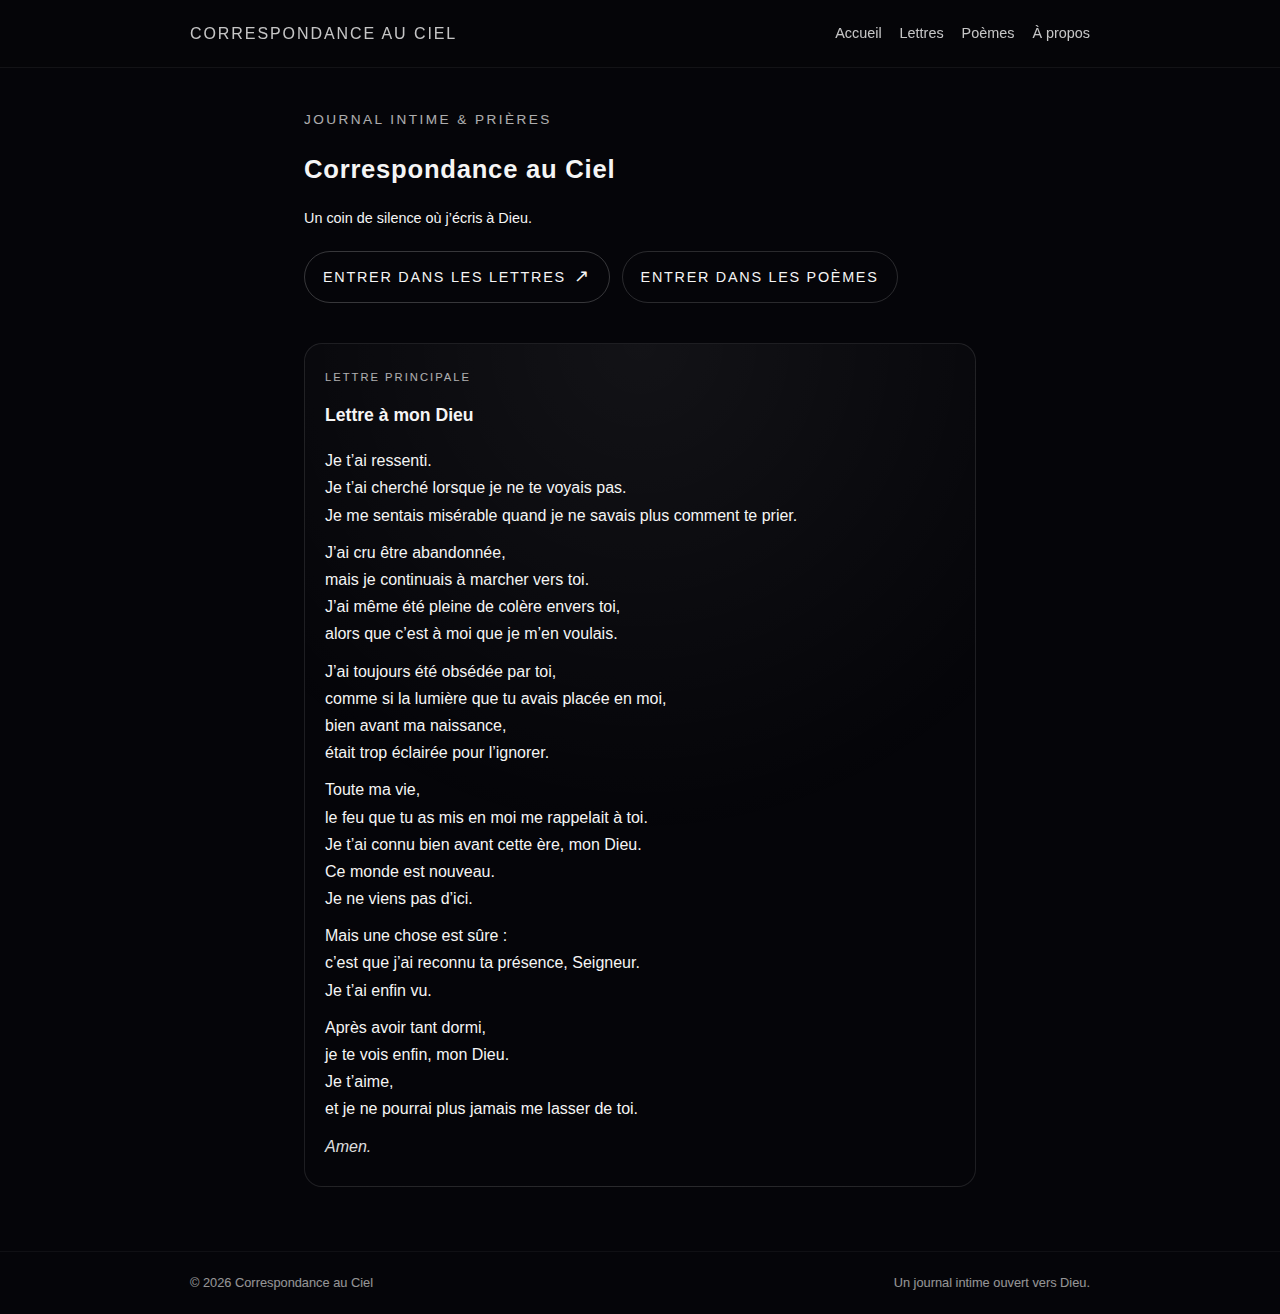
<file: index.html>
<!DOCTYPE html>
<html lang="fr">
<head>
  <meta charset="UTF-8">
  <title>Correspondance au Ciel</title>
  <meta name="viewport" content="width=device-width, initial-scale=1">
  <link rel="stylesheet" href="style.css">
</head>
<body>
<div class="site-wrapper">
  <header>
    <div class="navbar">
      <div class="nav-title">Correspondance au Ciel</div>
      <nav>
        <ul>
          <li><a href="index.html">Accueil</a></li>
          <li><a href="letters.html">Lettres</a></li>
          <li><a href="poems.html">Poèmes</a></li>
          <li><a href="about.html">À propos</a></li>
        </ul>
      </nav>
    </div>
  </header>

  <main>
    <section class="page page-center">
      <div class="tagline">Journal intime & prières</div>
      <h1 class="page-title">Correspondance au Ciel</h1>
      <p class="page-subtitle">
        Un coin de silence où j’écris à Dieu.
      </p>

      <div class="hero-actions">
        <a class="btn btn-primary" href="letters.html">
          <span>Entrer dans les lettres</span>
          <span class="arrow">↗</span>
        </a>
        <a class="btn btn-outline" href="poems.html">
          <span>Entrer dans les poèmes</span>
        </a>
      </div>

      <article class="featured-letter">
        <div class="featured-label">Lettre principale</div>
        <h2 class="featured-title">Lettre à mon Dieu</h2>
        <div class="letter-body">
          <p>Je t’ai ressenti.<br>
          Je t’ai cherché lorsque je ne te voyais pas.<br>
          Je me sentais misérable quand je ne savais plus comment te prier.</p>

          <p>J’ai cru être abandonnée,<br>
          mais je continuais à marcher vers toi.<br>
          J’ai même été pleine de colère envers toi,<br>
          alors que c’est à moi que je m’en voulais.</p>

          <p>J’ai toujours été obsédée par toi,<br>
          comme si la lumière que tu avais placée en moi,<br>
          bien avant ma naissance,<br>
          était trop éclairée pour l’ignorer.</p>

          <p>Toute ma vie,<br>
          le feu que tu as mis en moi me rappelait à toi.<br>
          Je t’ai connu bien avant cette ère, mon Dieu.<br>
          Ce monde est nouveau.<br>
          Je ne viens pas d’ici.</p>

          <p>Mais une chose est sûre :<br>
          c’est que j’ai reconnu ta présence, Seigneur.<br>
          Je t’ai enfin vu.</p>

          <p>Après avoir tant dormi,<br>
          je te vois enfin, mon Dieu.<br>
          Je t’aime,<br>
          et je ne pourrai plus jamais me lasser de toi.</p>

          <p class="letter-signature">Amen.</p>
        </div>
      </article>
    </section>
  </main>

  <footer>
    <div class="footer-inner">
      <div>© <span id="year"></span> Correspondance au Ciel</div>
      <div>Un journal intime ouvert vers Dieu.</div>
    </div>
  </footer>
</div>

<script>
  document.getElementById("year").textContent = new Date().getFullYear();
</script>
</body>
</html>
</file>
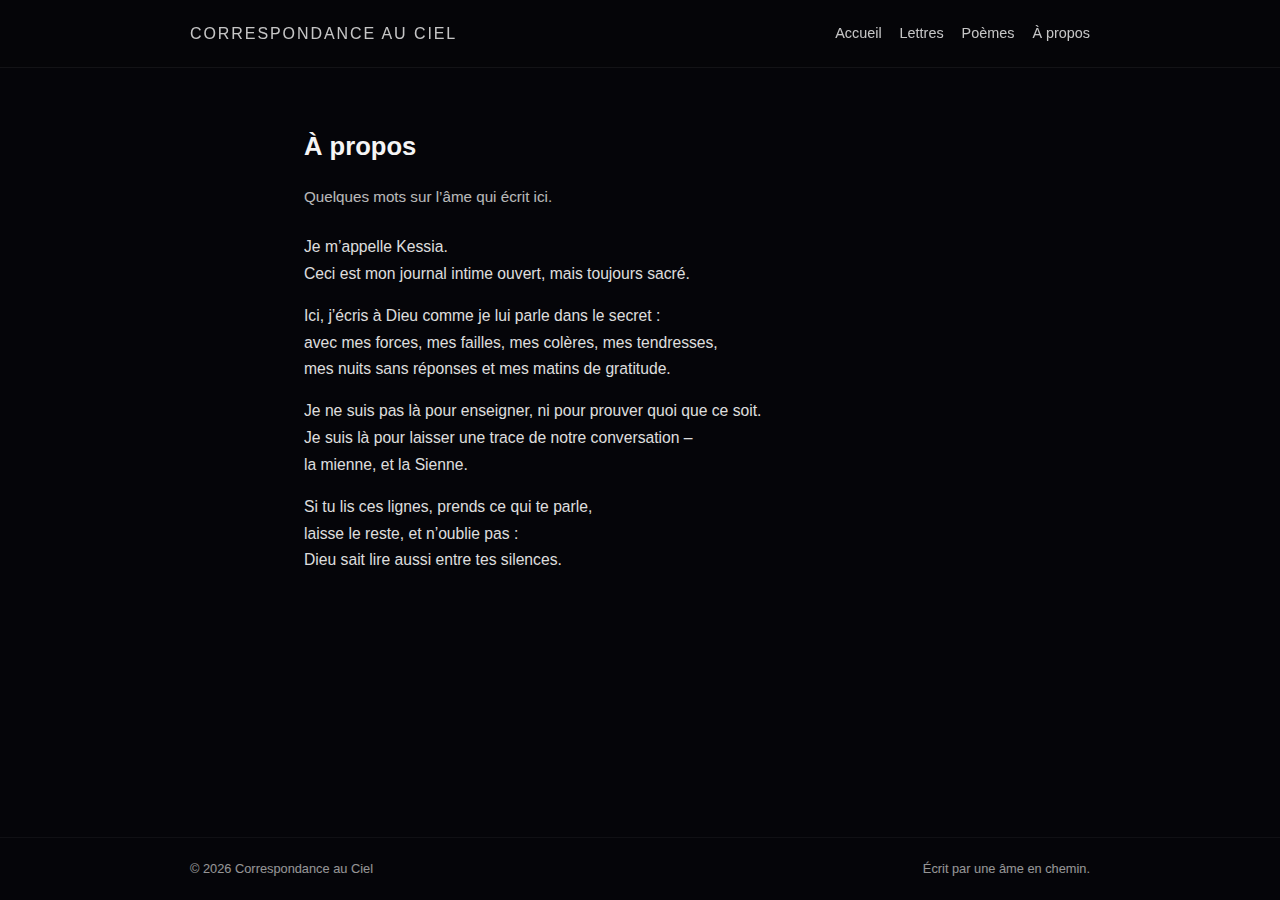
<file: about.html>
<!DOCTYPE html>
<html lang="fr">
<head>
  <meta charset="UTF-8">
  <title>À propos – Correspondance au Ciel</title>
  <meta name="viewport" content="width=device-width, initial-scale=1">
  <link rel="stylesheet" href="style.css">
</head>
<body>
<div class="site-wrapper">
  <header>
    <div class="navbar">
      <div class="nav-title">Correspondance au Ciel</div>
      <nav>
        <ul>
          <li><a href="index.html">Accueil</a></li>
          <li><a href="letters.html">Lettres</a></li>
          <li><a href="poems.html">Poèmes</a></li>
          <li><a href="about.html">À propos</a></li>
        </ul>
      </nav>
    </div>
  </header>

  <main>
    <section class="page page-center">
      <h1 class="section-title">À propos</h1>
      <p class="section-subtitle">
        Quelques mots sur l’âme qui écrit ici.
      </p>

      <div class="text-block">
        <p>
          Je m’appelle Kessia.<br>
          Ceci est mon journal intime ouvert, mais toujours sacré.
        </p>
        <p>
          Ici, j’écris à Dieu comme je lui parle dans le secret :<br>
          avec mes forces, mes failles, mes colères, mes tendresses,<br>
          mes nuits sans réponses et mes matins de gratitude.
        </p>
        <p>
          Je ne suis pas là pour enseigner, ni pour prouver quoi que ce soit.<br>
          Je suis là pour laisser une trace de notre conversation –<br>
          la mienne, et la Sienne.
        </p>
        <p>
          Si tu lis ces lignes, prends ce qui te parle,<br>
          laisse le reste, et n’oublie pas :<br>
          Dieu sait lire aussi entre tes silences.
        </p>
      </div>
    </section>
  </main>

  <footer>
    <div class="footer-inner">
      <div>© <span id="year"></span> Correspondance au Ciel</div>
      <div>Écrit par une âme en chemin.</div>
    </div>
  </footer>
</div>

<script>
  document.getElementById("year").textContent = new Date().getFullYear();
</script>
</body>
</html>
</file>
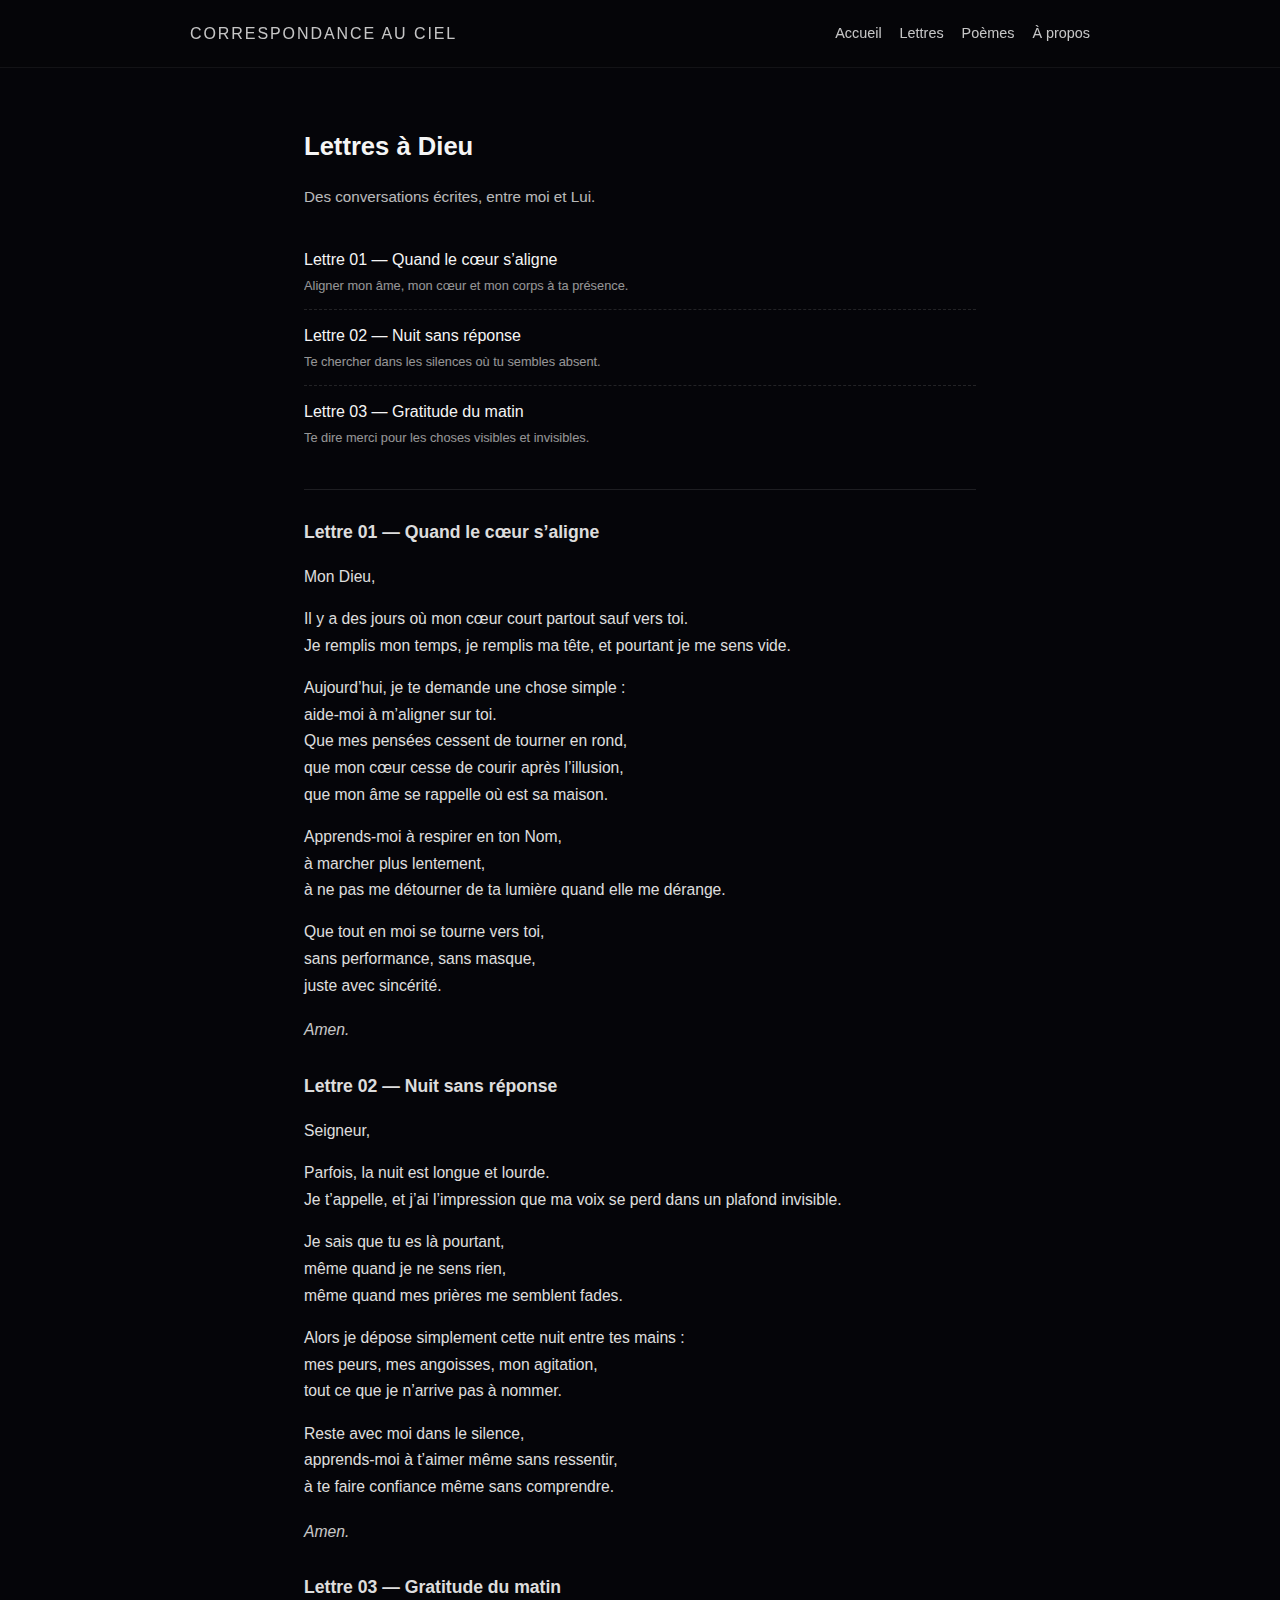
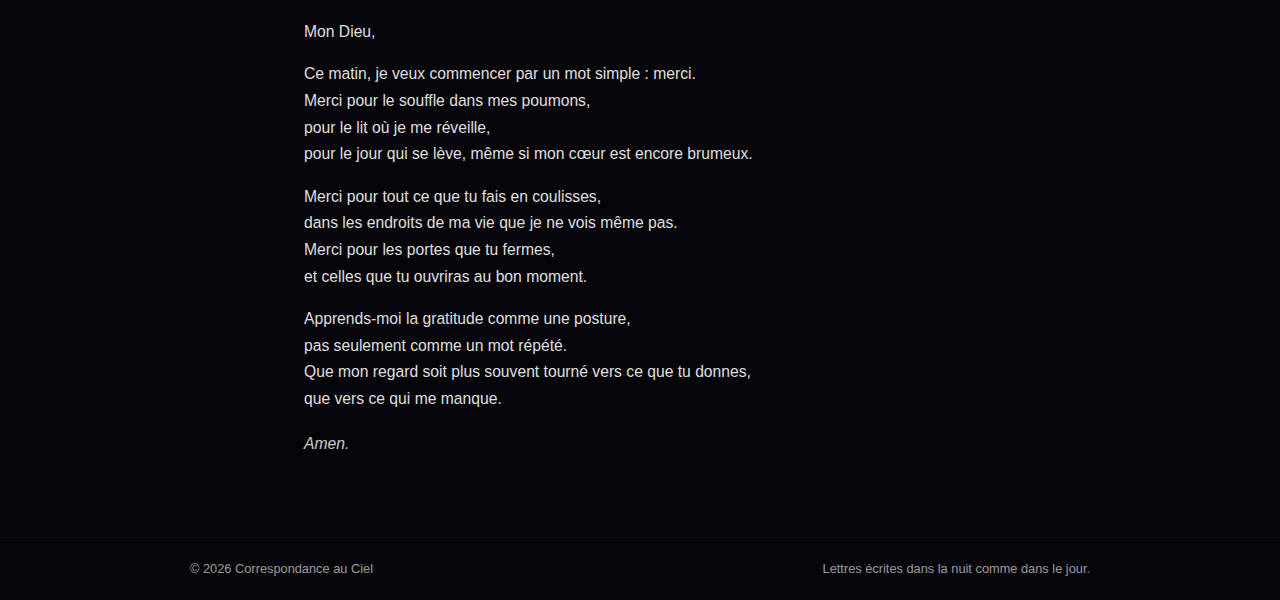
<file: letters.html>
<!DOCTYPE html>
<html lang="fr">
<head>
  <meta charset="UTF-8">
  <title>Lettres à Dieu – Correspondance au Ciel</title>
  <meta name="viewport" content="width=device-width, initial-scale=1">
  <link rel="stylesheet" href="style.css">
</head>
<body>
<div class="site-wrapper">
  <header>
    <div class="navbar">
      <div class="nav-title">Correspondance au Ciel</div>
      <nav>
        <ul>
          <li><a href="index.html">Accueil</a></li>
          <li><a href="letters.html">Lettres</a></li>
          <li><a href="poems.html">Poèmes</a></li>
          <li><a href="about.html">À propos</a></li>
        </ul>
      </nav>
    </div>
  </header>

  <main>
    <section class="page page-center">
      <h1 class="section-title">Lettres à Dieu</h1>
      <p class="section-subtitle">
        Des conversations écrites, entre moi et Lui.
      </p>

      <ul class="list">
        <li class="list-item">
          <a href="#lettre-coeur">
            <span class="item-title">Lettre 01 — Quand le cœur s’aligne</span>
            <span class="item-meta">Aligner mon âme, mon cœur et mon corps à ta présence.</span>
          </a>
        </li>
        <li class="list-item">
          <a href="#lettre-nuit">
            <span class="item-title">Lettre 02 — Nuit sans réponse</span>
            <span class="item-meta">Te chercher dans les silences où tu sembles absent.</span>
          </a>
        </li>
        <li class="list-item">
          <a href="#lettre-gratitude">
            <span class="item-title">Lettre 03 — Gratitude du matin</span>
            <span class="item-meta">Te dire merci pour les choses visibles et invisibles.</span>
          </a>
        </li>
      </ul>

      <hr style="margin: 28px 0; border: none; border-top: 1px solid rgba(255,255,255,0.1);">

      <article id="lettre-coeur" class="text-block" style="margin-bottom: 28px;">
        <h2 class="featured-title">Lettre 01 — Quand le cœur s’aligne</h2>
        <p>Mon Dieu,</p>
        <p>
          Il y a des jours où mon cœur court partout sauf vers toi.<br>
          Je remplis mon temps, je remplis ma tête, et pourtant je me sens vide.
        </p>
        <p>
          Aujourd’hui, je te demande une chose simple :<br>
          aide-moi à m’aligner sur toi.<br>
          Que mes pensées cessent de tourner en rond,<br>
          que mon cœur cesse de courir après l’illusion,<br>
          que mon âme se rappelle où est sa maison.
        </p>
        <p>
          Apprends-moi à respirer en ton Nom,<br>
          à marcher plus lentement,<br>
          à ne pas me détourner de ta lumière quand elle me dérange.
        </p>
        <p>
          Que tout en moi se tourne vers toi,<br>
          sans performance, sans masque,<br>
          juste avec sincérité.
        </p>
        <p class="letter-signature">Amen.</p>
      </article>

      <article id="lettre-nuit" class="text-block" style="margin-bottom: 28px;">
        <h2 class="featured-title">Lettre 02 — Nuit sans réponse</h2>
        <p>Seigneur,</p>
        <p>
          Parfois, la nuit est longue et lourde.<br>
          Je t’appelle, et j’ai l’impression que ma voix se perd
          dans un plafond invisible.
        </p>
        <p>
          Je sais que tu es là pourtant,<br>
          même quand je ne sens rien,<br>
          même quand mes prières me semblent fades.
        </p>
        <p>
          Alors je dépose simplement cette nuit entre tes mains :<br>
          mes peurs, mes angoisses, mon agitation,<br>
          tout ce que je n’arrive pas à nommer.
        </p>
        <p>
          Reste avec moi dans le silence,<br>
          apprends-moi à t’aimer même sans ressentir,<br>
          à te faire confiance même sans comprendre.
        </p>
        <p class="letter-signature">Amen.</p>
      </article>

      <article id="lettre-gratitude" class="text-block">
        <h2 class="featured-title">Lettre 03 — Gratitude du matin</h2>
        <p>Mon Dieu,</p>
        <p>
          Ce matin, je veux commencer par un mot simple : merci.<br>
          Merci pour le souffle dans mes poumons,<br>
          pour le lit où je me réveille,<br>
          pour le jour qui se lève, même si mon cœur est encore brumeux.
        </p>
        <p>
          Merci pour tout ce que tu fais en coulisses,<br>
          dans les endroits de ma vie que je ne vois même pas.<br>
          Merci pour les portes que tu fermes,<br>
          et celles que tu ouvriras au bon moment.
        </p>
        <p>
          Apprends-moi la gratitude comme une posture,<br>
          pas seulement comme un mot répété.<br>
          Que mon regard soit plus souvent tourné vers ce que tu donnes,<br>
          que vers ce qui me manque.
        </p>
        <p class="letter-signature">Amen.</p>
      </article>
    </section>
  </main>

  <footer>
    <div class="footer-inner">
      <div>© <span id="year"></span> Correspondance au Ciel</div>
      <div>Lettres écrites dans la nuit comme dans le jour.</div>
    </div>
  </footer>
</div>

<script>
  document.getElementById("year").textContent = new Date().getFullYear();
</script>
</body>
</html>
</file>
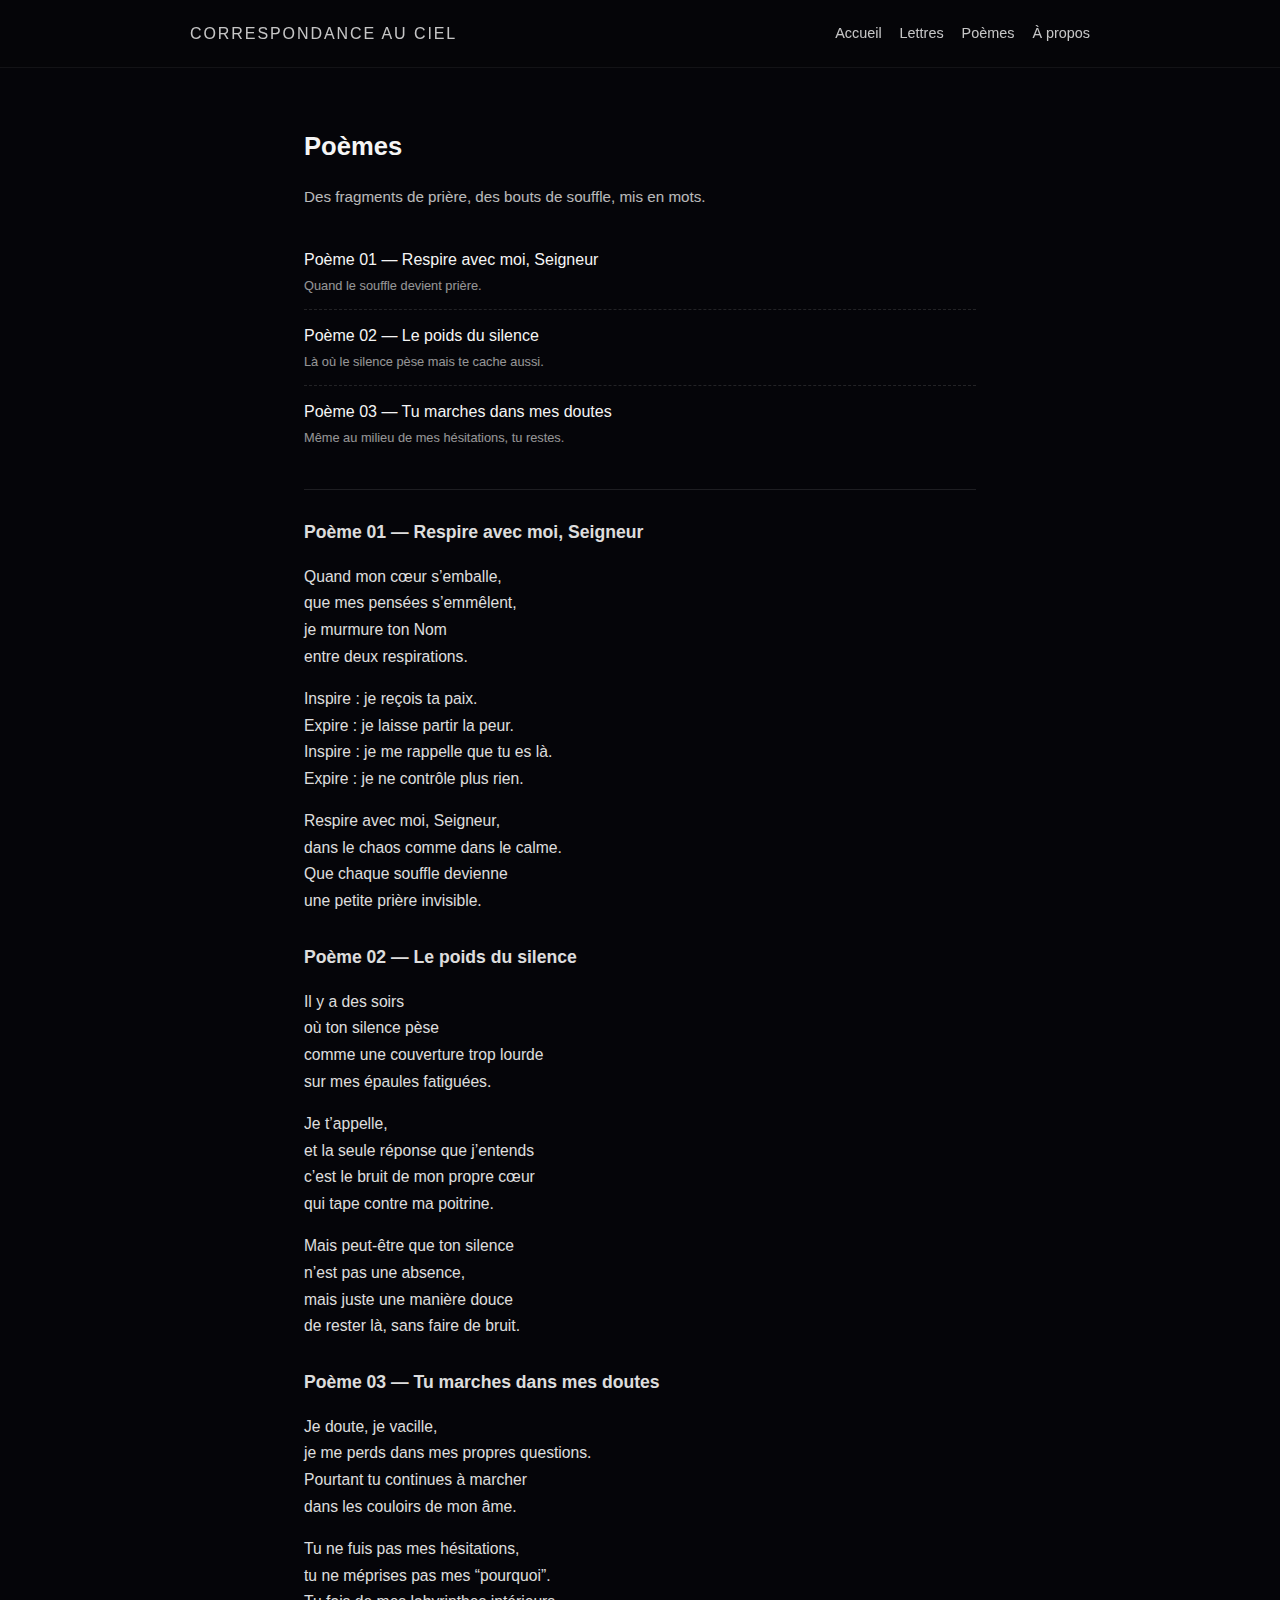
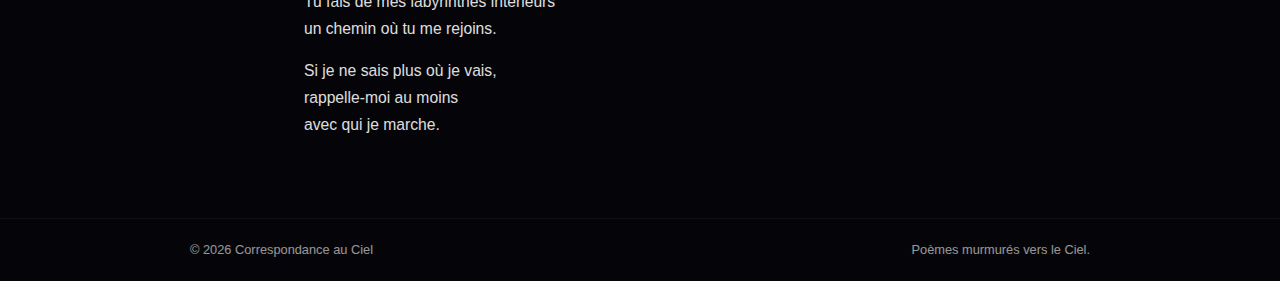
<file: poems.html>
<!DOCTYPE html>
<html lang="fr">
<head>
  <meta charset="UTF-8">
  <title>Poèmes – Correspondance au Ciel</title><link rel="icon" href="favicon.png" type="image/png">
  <meta name="viewport" content="width=device-width, initial-scale=1">
  <link rel="stylesheet" href="style.css">
</head>
<body>
<div class="site-wrapper">
  <header>
    <div class="navbar">
      <div class="nav-title">Correspondance au Ciel</div>
      <nav>
        <ul>
          <li><a href="index.html">Accueil</a></li>
          <li><a href="letters.html">Lettres</a></li>
          <li><a href="poems.html">Poèmes</a></li>
          <li><a href="about.html">À propos</a></li>
        </ul>
      </nav>
    </div>
  </header>

  <main>
    <section class="page page-center">
      <h1 class="section-title">Poèmes</h1>
      <p class="section-subtitle">
        Des fragments de prière, des bouts de souffle, mis en mots.
      </p>

      <ul class="list">
        <li class="list-item">
          <a href="#poeme-respire">
            <span class="item-title">Poème 01 — Respire avec moi, Seigneur</span>
            <span class="item-meta">Quand le souffle devient prière.</span>
          </a>
        </li>
        <li class="list-item">
          <a href="#poeme-poids">
            <span class="item-title">Poème 02 — Le poids du silence</span>
            <span class="item-meta">Là où le silence pèse mais te cache aussi.</span>
          </a>
        </li>
        <li class="list-item">
          <a href="#poeme-marche">
            <span class="item-title">Poème 03 — Tu marches dans mes doutes</span>
            <span class="item-meta">Même au milieu de mes hésitations, tu restes.</span>
          </a>
        </li>
      </ul>

      <hr style="margin: 28px 0; border: none; border-top: 1px solid rgba(255,255,255,0.1);">

      <article id="poeme-respire" class="text-block" style="margin-bottom: 28px;">
        <h2 class="featured-title">Poème 01 — Respire avec moi, Seigneur</h2>
        <p>
          Quand mon cœur s’emballe,<br>
          que mes pensées s’emmêlent,<br>
          je murmure ton Nom<br>
          entre deux respirations.
        </p>
        <p>
          Inspire : je reçois ta paix.<br>
          Expire : je laisse partir la peur.<br>
          Inspire : je me rappelle que tu es là.<br>
          Expire : je ne contrôle plus rien.
        </p>
        <p>
          Respire avec moi, Seigneur,<br>
          dans le chaos comme dans le calme.<br>
          Que chaque souffle devienne<br>
          une petite prière invisible.
        </p>
      </article>

      <article id="poeme-poids" class="text-block" style="margin-bottom: 28px;">
        <h2 class="featured-title">Poème 02 — Le poids du silence</h2>
        <p>
          Il y a des soirs<br>
          où ton silence pèse<br>
          comme une couverture trop lourde<br>
          sur mes épaules fatiguées.
        </p>
        <p>
          Je t’appelle,<br>
          et la seule réponse que j’entends<br>
          c’est le bruit de mon propre cœur<br>
          qui tape contre ma poitrine.
        </p>
        <p>
          Mais peut-être que ton silence<br>
          n’est pas une absence,<br>
          mais juste une manière douce<br>
          de rester là, sans faire de bruit.
        </p>
      </article>

      <article id="poeme-marche" class="text-block">
        <h2 class="featured-title">Poème 03 — Tu marches dans mes doutes</h2>
        <p>
          Je doute, je vacille,<br>
          je me perds dans mes propres questions.<br>
          Pourtant tu continues à marcher<br>
          dans les couloirs de mon âme.
        </p>
        <p>
          Tu ne fuis pas mes hésitations,<br>
          tu ne méprises pas mes “pourquoi”.<br>
          Tu fais de mes labyrinthes intérieurs<br>
          un chemin où tu me rejoins.
        </p>
        <p>
          Si je ne sais plus où je vais,<br>
          rappelle-moi au moins<br>
          avec qui je marche.
        </p>
      </article>
    </section>
  </main>

  <footer>
    <div class="footer-inner">
      <div>© <span id="year"></span> Correspondance au Ciel</div>
      <div>Poèmes murmurés vers le Ciel.</div>
    </div>
  </footer>
</div>

<script>
  document.getElementById("year").textContent = new Date().getFullYear();
</script>
</body>
</html>
</file>
<file: style.css>
* {
  box-sizing: border-box;
}

html, body {
  margin: 0;
  padding: 0;
}

body {
  background: #050509;
  color: #f5f5f5;
  font-family: -apple-system, BlinkMacSystemFont, "Segoe UI", sans-serif;
  line-height: 1.7;
}

a {
  color: #f5f5f5;
  text-decoration: none;
}

a:hover {
  text-decoration: underline;
}

.site-wrapper {
  min-height: 100vh;
  display: flex;
  flex-direction: column;
}

header {
  padding: 20px 24px;
  border-bottom: 1px solid rgba(255, 255, 255, 0.06);
  backdrop-filter: blur(12px);
  position: sticky;
  top: 0;
  z-index: 10;
  background: rgba(5, 5, 9, 0.9);
}

.navbar {
  max-width: 900px;
  margin: 0 auto;
  display: flex;
  align-items: center;
  justify-content: space-between;
}

.nav-title {
  font-size: 1rem;
  letter-spacing: 0.12em;
  text-transform: uppercase;
  opacity: 0.8;
}

nav ul {
  list-style: none;
  display: flex;
  gap: 18px;
  margin: 0;
  padding: 0;
  font-size: 0.9rem;
}

nav a {
  opacity: 0.8;
}

nav a:hover {
  opacity: 1;
}

main {
  flex: 1;
}

.page {
  max-width: 900px;
  margin: 0 auto;
  padding: 40px 24px 64px;
}

.page-center {
  max-width: 720px;
}
/* Réduction du gros titre de la page d’accueil */
.page-title {
  font-size: 1.6rem;     /* ↓ avant : 2.4rem */
  letter-spacing: 0.03em; /* ↓ avant : 0.08em */
  margin-bottom: 6px;     /* ↓ un peu */
}

/* Réduction du sous-titre */
.page-subtitle {
  font-size: 0.9rem;    /* ↓ avant : 1rem */
  margin-bottom: 20px;  /* ↓ (optionnel) */
}
/* Réduction du bloc d’accueil */
.home-hero {
  padding-top: 40px;   /* ↓ avant c’était sûrement plus */
  padding-bottom: 40px;
}

.hero-actions {
  display: flex;
  flex-wrap: wrap;
  gap: 12px;
  margin-bottom: 40px;
}

.btn {
  padding: 10px 18px;
  border-radius: 999px;
  border: 1px solid rgba(255,255,255,0.15);
  font-size: 0.9rem;
  text-transform: uppercase;
  letter-spacing: 0.12em;
  display: inline-flex;
  align-items: center;
  gap: 8px;
}

.btn-primary {
  background: transparent;
  color: #f5f5f5;
  border: 1px solid rgba(255,255,255,0.2);
}

.btn-outline {
  background: transparent;
}

.btn span.arrow {
  font-size: 1.1rem;
}

.tagline {
  font-size: 0.85rem;
  text-transform: uppercase;
  letter-spacing: 0.18em;
  opacity: 0.7;
  margin-bottom: 12px;
}

.featured-letter {
  border-radius: 18px;
  border: 1px solid rgba(255, 255, 255, 0.1);
  background: radial-gradient(circle at top, rgba(255,255,255,0.06), transparent 55%);
  padding: 24px 20px 26px;
}

.featured-label {
  font-size: 0.7rem;
  text-transform: uppercase;
  letter-spacing: 0.18em;
  opacity: 0.7;
  margin-bottom: 12px;
}

.featured-title {
  font-size: 1.1rem;
  margin-bottom: 16px;
  font-weight: 600;
}

.letter-body p {
  margin: 0 0 10px;
}

.letter-body p:last-child {
  margin-bottom: 0;
}

.letter-signature {
  margin-top: 18px;
  font-style: italic;
  opacity: 0.9;
}

.section-title {
  font-size: 1.6rem;
  margin-bottom: 6px;
}

.section-subtitle {
  opacity: 0.75;
  font-size: 0.95rem;
  margin-bottom: 24px;
}

.list {
  margin: 0;
  padding: 0;
  list-style: none;
}

.list-item {
  padding: 12px 0;
  border-bottom: 1px dashed rgba(255, 255, 255, 0.12);
}

.list-item:last-child {
  border-bottom: none;
}

.list-item a {
  display: flex;
  flex-direction: column;
  gap: 2px;
}

.item-title {
  font-size: 1rem;
}

.item-meta {
  font-size: 0.8rem;
  opacity: 0.6;
}

.text-block {
  font-size: 0.98rem;
  opacity: 0.9;
}

footer {
  border-top: 1px solid rgba(255, 255, 255, 0.08);
  padding: 20px 24px;
  font-size: 0.8rem;
  opacity: 0.6;
}

.footer-inner {
  max-width: 900px;
  margin: 0 auto;
  display: flex;
  justify-content: space-between;
  gap: 16px;
  flex-wrap: wrap;
}

/* Responsive */

@media (max-width: 640px) {
  .page {
    padding: 28px 18px 40px;
  }

  .page-title {
    font-size: 1.8rem;
  }

  header {
    padding: 14px 18px;
  }

  .navbar {
    flex-direction: column;
    align-items: flex-start;
    gap: 8px;
  }

  .main-nav a {
    margin: 0 50px;
    display: inline-block;
}
</file>
